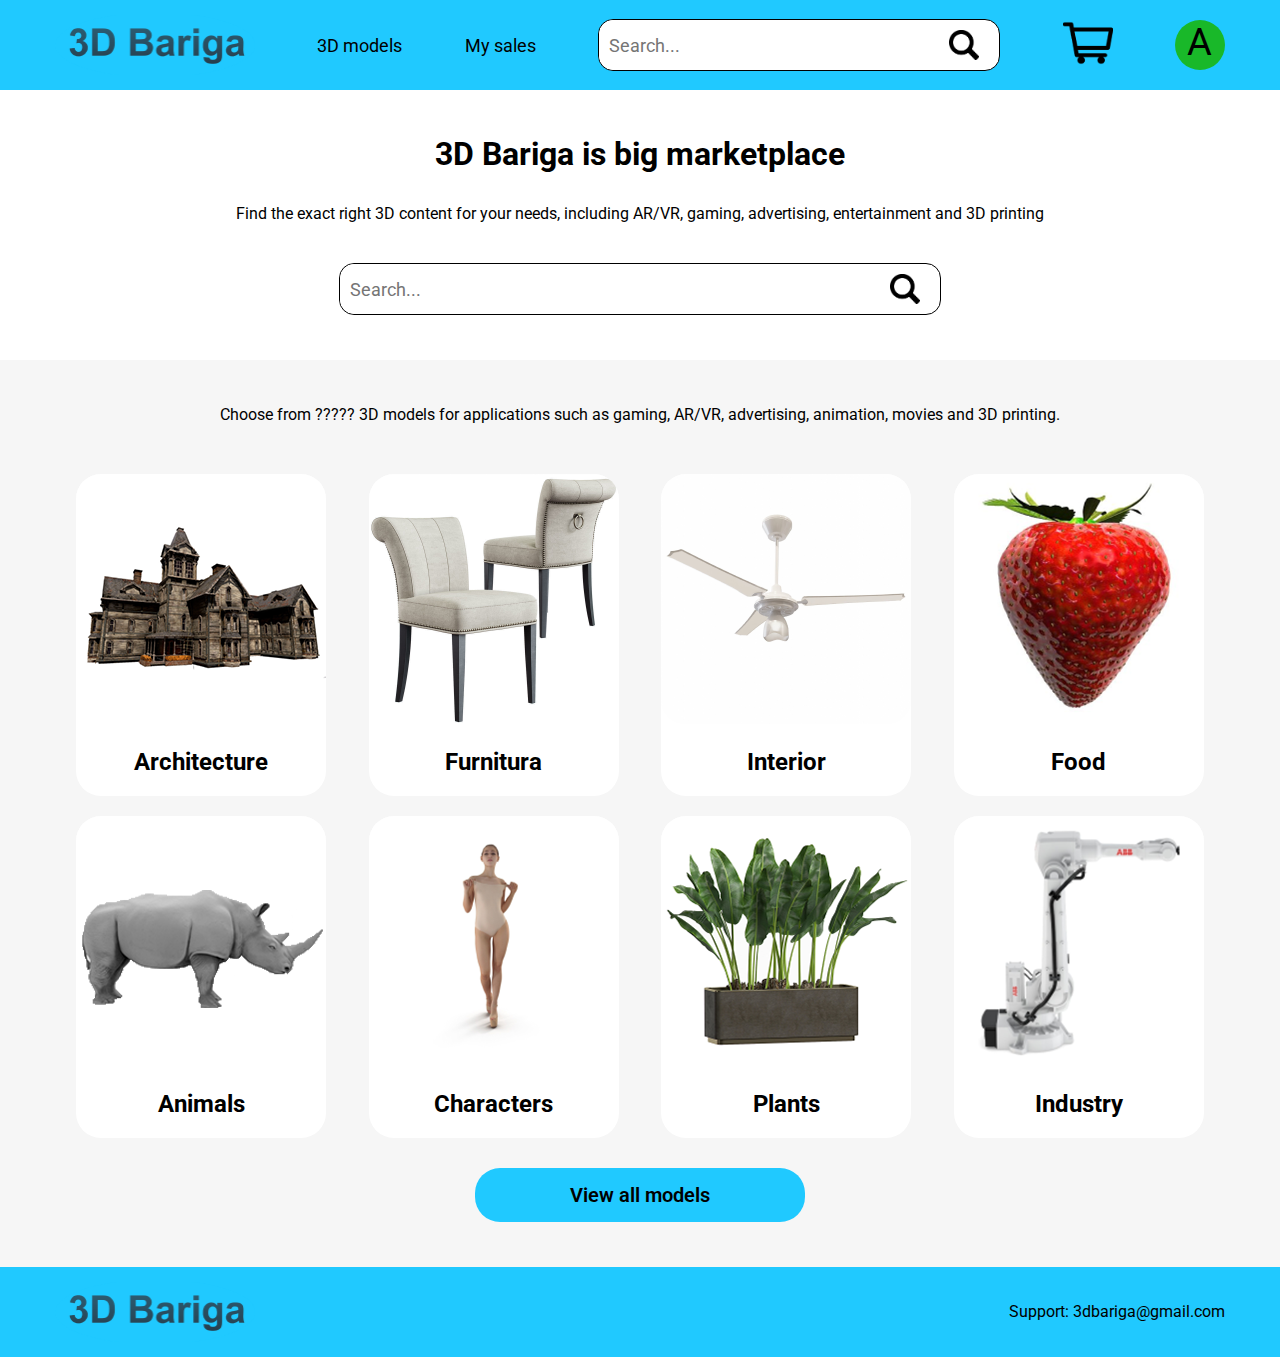
<file: index.html>
<!DOCTYPE html>
<html lang="en">
<head>
    <meta charset="UTF-8">
    <meta http-equiv="X-UA-Compatible" content="IE=edge">
    <meta name="viewport" content="width=device-width, initial-scale=1.0">
    <title>Main Page - 3D bariga</title>
    <meta name="description" content="Find the exact right 3D content for your needs, including AR/VR, gaming, advertising, entertainment and 3D printing."/>
    <meta name="keywords" content="3d, model, marketplace, AR, VR" />
    <meta property="og:title" content="Main Page - 3D bariga"/>
    <meta property="og:description" content="Find the exact right 3D content for your needs, including AR/VR, gaming, advertising, entertainment and 3D printing."/>
    <meta property="og:site_name" content="3D bariga"/>
    <meta property="og:image" content="https://raw.githubusercontent.com/Catzejo/Catzejo.github.io/main/images/logo.png"/>
    <meta property="og:image:width" content="1200"/>
    <meta property="og:image:height" content="630"/>
    <meta property="og:type" content="website"/>
    <meta property="og:url" content="https://catzejo.github.io/"/>

    <link href = "css/index.css" type="text/css" rel="stylesheet"/>

    <meta name="yandex-verification" content="0c274ea098d4fcb8" />

    <!-- Yandex.Metrika counter -->
    <script type="text/javascript" >
        (function(m,e,t,r,i,k,a){m[i]=m[i]||function(){(m[i].a=m[i].a||[]).push(arguments)};
        m[i].l=1*new Date();k=e.createElement(t),a=e.getElementsByTagName(t)[0],k.async=1,k.src=r,a.parentNode.insertBefore(k,a)})
        (window, document, "script", "https://mc.yandex.ru/metrika/tag.js", "ym");
    
        ym(79389145, "init", {
            clickmap:true,
            trackLinks:true,
            accurateTrackBounce:true,
            webvisor:true
        });
    </script>
    <noscript><div><img src="https://mc.yandex.ru/watch/79389145" style="position:absolute; left:-9999px;" alt="" /></div></noscript>
    <!-- /Yandex.Metrika counter -->
</head>
<body>
    <!-- Шапка -->
    <header class="block">
        <div class="wrapper">
            <a class="logoWrapper" href="index.html">
                <img class="logo" src="images/logo.png" title="Логотип" alt="Логотип">
            </a>
            <a class="menuItem" href="models.html">3D models</a>
            <a class="menuItem" href="sales.html">My sales</a>
            <form class="search">
                <input type="text" placeholder="Search...">
                <button type="submit"></button>
            </form>
            <a href="cart.html">
                <img class="cart" src="images/cart.png" title="Корзина" alt="Корзина">
            </a>
            <a class="user" href="signin.html">A</a>
        </div>
    </header>

    <!-- Заголовок и описание -->
    <div class="block" id="info">
        <div class="wrapper">
            <h1>
                3D Bariga is big marketplace
            </h1>
            <p>
                Find the exact right 3D content for your needs, including AR/VR, gaming, advertising, entertainment and 3D printing
            </p>
            <form class="search">
                <input type="text" placeholder="Search...">
                <button type="submit"></button>
            </form>
        </div>
    </div>

    <!-- Основной контент -->
    <div class="block" id="mainContent">
        <div class="wrapper">
            <p>
                Choose from ????? 3D models for applications such as gaming, AR/VR, advertising, animation, movies and 3D printing.
            </p>

            <div class="cardsWrapper">
                <a class="card" href="models.html">
                    <img src="images/house.png" title="Замок" alt="Замок">
                    <h2>Architecture</h2>
                </a>
                <a class="card" href="models.html">
                    <img src="images/chairs.png" title="Стулья" alt="Стулья">
                    <h2>Furnitura</h2>
                </a>
                <a class="card" href="models.html">
                    <img src="images/fan.png" title="Вентилятор" alt="Вентилятор">
                    <h2>Interior</h2>
                </a>
                <a class="card" href="models.html">
                    <img src="images/food.png" title="Клубника" alt="Клубника">
                    <h2>Food</h2>
                </a>
                <a class="card" href="models.html">
                    <img src="images/animals.png" title="Носорог" alt="Носорог">
                    <h2>Animals</h2>
                </a>
                <a class="card" href="models.html">
                    <img src="images/characters.png" title="Персонаж" alt="Женщина">
                    <h2>Characters</h2>
                </a>
                <a class="card" href="models.html">
                    <img src="images/plants.png" title="Растение" alt="Растение">
                    <h2>Plants</h2>
                </a>
                <a class="card" href="models.html">
                    <img src="images/industry.png" title="Механизм" alt="Механизм">
                    <h2>Industry</h2>
                </a>
            </div>

            <a class="viewAll" href="models.html">View all models</a>
        </div>
    </div>

    <!-- Футер -->
    <footer class="block">
        <div class="wrapper">
            <a class="logoWrapper" href="index.html">
                <img class="logo" src="images/logo.png" title="Логотип" alt="Логотип">
            </a>
            <p>
                Support: 3dbariga@gmail.com
            </p>
        </div>
    </footer>
</body>
</html>
</file>
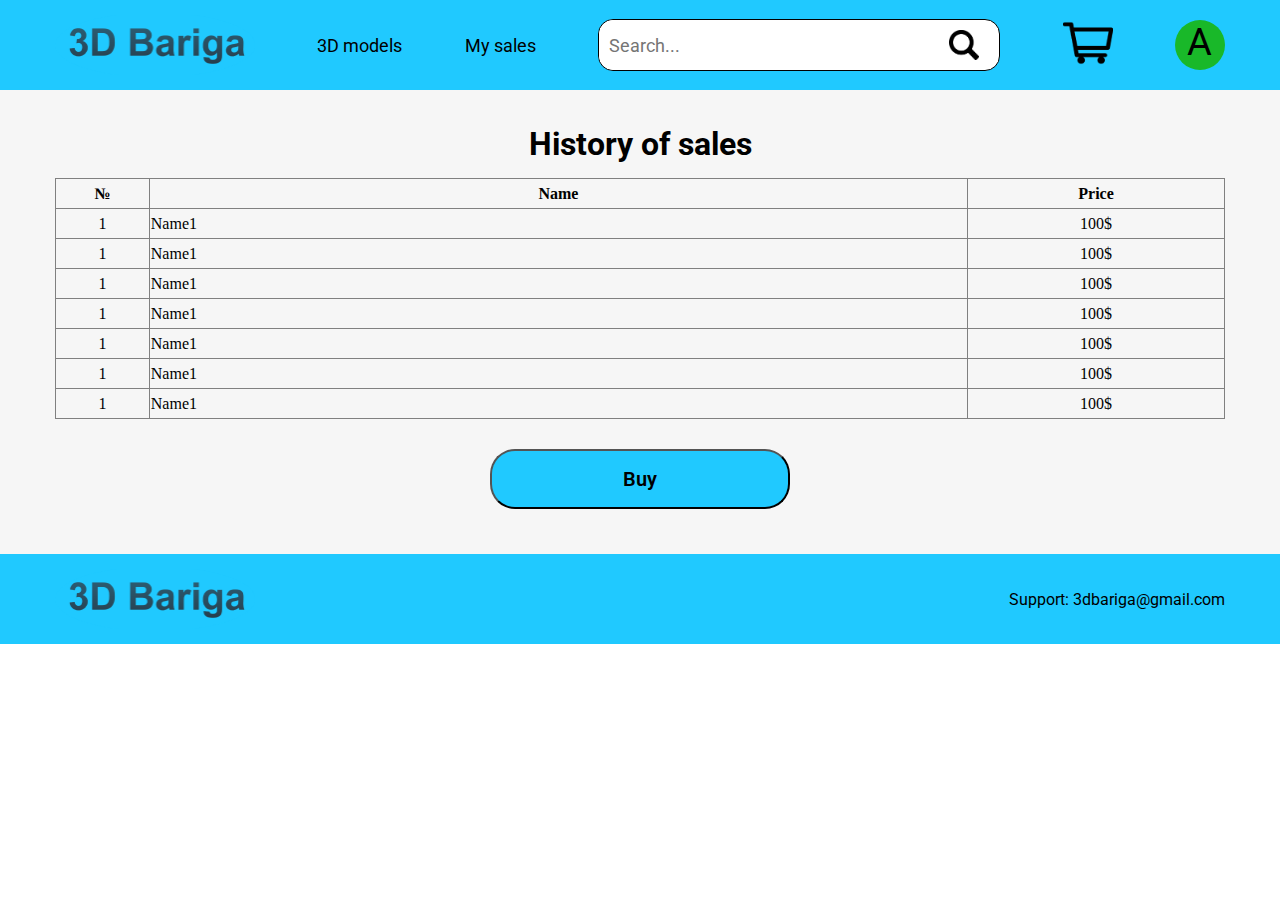
<file: cart.html>
<!DOCTYPE html>
<html lang="en">
<head>
    <meta charset="UTF-8">
    <meta http-equiv="X-UA-Compatible" content="IE=edge">
    <meta name="viewport" content="width=device-width, initial-scale=1.0">
    <title>Cart - 3D bariga</title>
    <meta name="description" content="Your cart"/>
    <meta name="keywords" content="3d, model, marketplace, AR, VR"/>
    <meta property="og:title" content="Cart - 3D bariga"/>
    <meta property="og:description" content="Your cart"/>
    <meta property="og:site_name" content="3D bariga"/>
    <meta property="og:image" content="https://raw.githubusercontent.com/Catzejo/Catzejo.github.io/main/images/logo.png"/>
    <meta property="og:image:width" content="1200"/>
    <meta property="og:image:height" content="630"/>
    <meta property="og:type" content="website"/>
    <meta property="og:url" content="https://catzejo.github.io/cart"/>

    <link href = "css/cart.css" type="text/css" rel="stylesheet"/>

    <meta name="yandex-verification" content="0c274ea098d4fcb8" />

    <!-- Yandex.Metrika counter -->
    <script type="text/javascript" >
        (function(m,e,t,r,i,k,a){m[i]=m[i]||function(){(m[i].a=m[i].a||[]).push(arguments)};
        m[i].l=1*new Date();k=e.createElement(t),a=e.getElementsByTagName(t)[0],k.async=1,k.src=r,a.parentNode.insertBefore(k,a)})
        (window, document, "script", "https://mc.yandex.ru/metrika/tag.js", "ym");
    
        ym(79389145, "init", {
            clickmap:true,
            trackLinks:true,
            accurateTrackBounce:true,
            webvisor:true
        });
    </script>
    <noscript><div><img src="https://mc.yandex.ru/watch/79389145" style="position:absolute; left:-9999px;" alt="" /></div></noscript>
    <!-- /Yandex.Metrika counter -->
</head>
<body>
    <!-- Шапка -->
    <header class="block">
        <div class="wrapper">
            <a class="logoWrapper" href="index.html">
                <img class="logo" src="images/logo.png" title="Логотип" alt="Логотип">
            </a>
            <a class="menuItem" href="models.html">3D models</a>
            <a class="menuItem" href="sales.html">My sales</a>
            <form class="search">
                <input type="text" placeholder="Search...">
                <button type="submit"></button>
            </form>
            <a href="cart.html">
                <img class="cart" src="images/cart.png" title="Корзина" alt="Корзина">
            </a>
            <a class="user" href="signin.html">A</a>
        </div>
    </header>

    <!-- Основной контент -->
    <div class="block" id="mainContent">
        <div class="wrapper">
            <h1>
                History of sales
            </h1>
            <table border="1">
                <tr>
                    <th style="width: 20px;">№</th>
                    <th style="width: 70%;">Name</th>
                    <th style="width: 60px;">Price</th>
                </tr>
                <tr>
                    <td>1</td>
                    <td>Name1</td>
                    <td>100$</td>
                </tr>
                <tr>
                    <td>1</td>
                    <td>Name1</td>
                    <td>100$</td>
                </tr>
                <tr>
                    <td>1</td>
                    <td>Name1</td>
                    <td>100$</td>
                </tr>
                <tr>
                    <td>1</td>
                    <td>Name1</td>
                    <td>100$</td>
                </tr>
                <tr>
                    <td>1</td>
                    <td>Name1</td>
                    <td>100$</td>
                </tr>
                <tr>
                    <td>1</td>
                    <td>Name1</td>
                    <td>100$</td>
                </tr>
                <tr>
                    <td>1</td>
                    <td>Name1</td>
                    <td>100$</td>
                </tr>
            </table>

            <button class="buy" type="button">Buy</button>
        </div>
    </div>

    <!-- Футер -->
    <footer class="block">
        <div class="wrapper">
            <a class="logoWrapper" href="index.html">
                <img class="logo" src="images/logo.png" title="Логотип" alt="Логотип">
            </a>
            <p>
                Support: 3dbariga@gmail.com
            </p>
        </div>
    </footer>
</body>
</html>
</file>
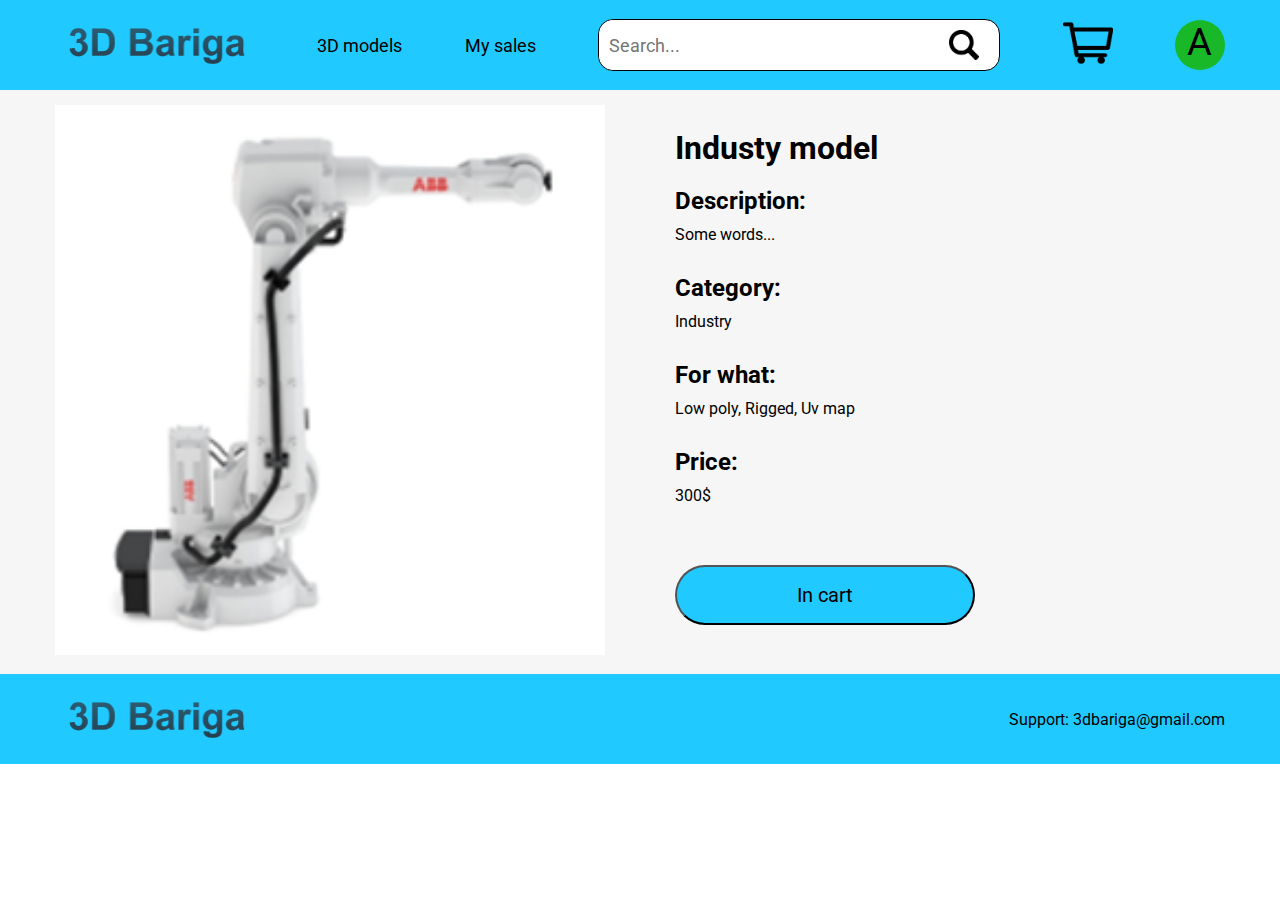
<file: model.html>
<!DOCTYPE html>
<html lang="en">
<head>
    <meta charset="UTF-8">
    <meta http-equiv="X-UA-Compatible" content="IE=edge">
    <meta name="viewport" content="width=device-width, initial-scale=1.0">
    <title>Industy model - 3D bariga</title>
    <meta name="description" content="Details of Industy model"/>
    <meta name="keywords" content="3d, model, marketplace, AR, VR" />
    <meta property="og:title" content="Industy model - 3D bariga"/>
    <meta property="og:description" content="Details of Industy model"/>
    <meta property="og:site_name" content="3D bariga"/>
    <meta property="og:image" content="https://raw.githubusercontent.com/Catzejo/Catzejo.github.io/main/images/logo.png"/>
    <meta property="og:image:width" content="1200"/>
    <meta property="og:image:height" content="630"/>
    <meta property="og:type" content="website"/>
    <meta property="og:url" content="https://catzejo.github.io/model"/>

    <link href = "css/model.css" type="text/css" rel="stylesheet"/>

    <meta name="yandex-verification" content="0c274ea098d4fcb8" />

    <!-- Yandex.Metrika counter -->
    <script type="text/javascript" >
        (function(m,e,t,r,i,k,a){m[i]=m[i]||function(){(m[i].a=m[i].a||[]).push(arguments)};
        m[i].l=1*new Date();k=e.createElement(t),a=e.getElementsByTagName(t)[0],k.async=1,k.src=r,a.parentNode.insertBefore(k,a)})
        (window, document, "script", "https://mc.yandex.ru/metrika/tag.js", "ym");
    
        ym(79389145, "init", {
            clickmap:true,
            trackLinks:true,
            accurateTrackBounce:true,
            webvisor:true
        });
    </script>
    <noscript><div><img src="https://mc.yandex.ru/watch/79389145" style="position:absolute; left:-9999px;" alt="" /></div></noscript>
    <!-- /Yandex.Metrika counter -->
</head>
<body>
    <!-- Шапка -->
    <header class="block">
        <div class="wrapper">
            <a class="logoWrapper" href="index.html">
                <img class="logo" src="images/logo.png" title="Логотип" alt="Логотип">
            </a>
            <a class="menuItem" href="models.html">3D models</a>
            <a class="menuItem" href="sales.html">My sales</a>
            <form class="search">
                <input type="text" placeholder="Search...">
                <button type="submit"></button>
            </form>
            <a href="cart.html">
                <img class="cart" src="images/cart.png" title="Корзина" alt="Корзина">
            </a>
            <a class="user" href="signin.html">A</a>
        </div>
    </header>

    <!-- Основной контент -->
    <div class="block" id="mainContent">
        <div class="wrapper">
            <div class="imgWrapper">
                <img src="images/industry.png" title="Механизм" alt="Механизм">
            </div>
            <div class="info">
                <h1>Industy model</h1>
                <h2>Description:</h2>
                <p>Some words...</p>
                <h2>Category:</h2>
                <p>Industry</p>
                <h2>For what:</h2>
                <p>Low poly, Rigged, Uv map</p>
                <h2>Price:</h2>
                <p>300$</p>
                <button class="inCart" type="button">In cart</button>
            </div>
        </div>
    </div>

    <!-- Футер -->
    <footer class="block">
        <div class="wrapper">
            <a class="logoWrapper" href="index.html">
                <img class="logo" src="images/logo.png" title="Логотип" alt="Логотип">
            </a>
            <p>
                Support: 3dbariga@gmail.com
            </p>
        </div>
    </footer>
</body>
</html>
</file>
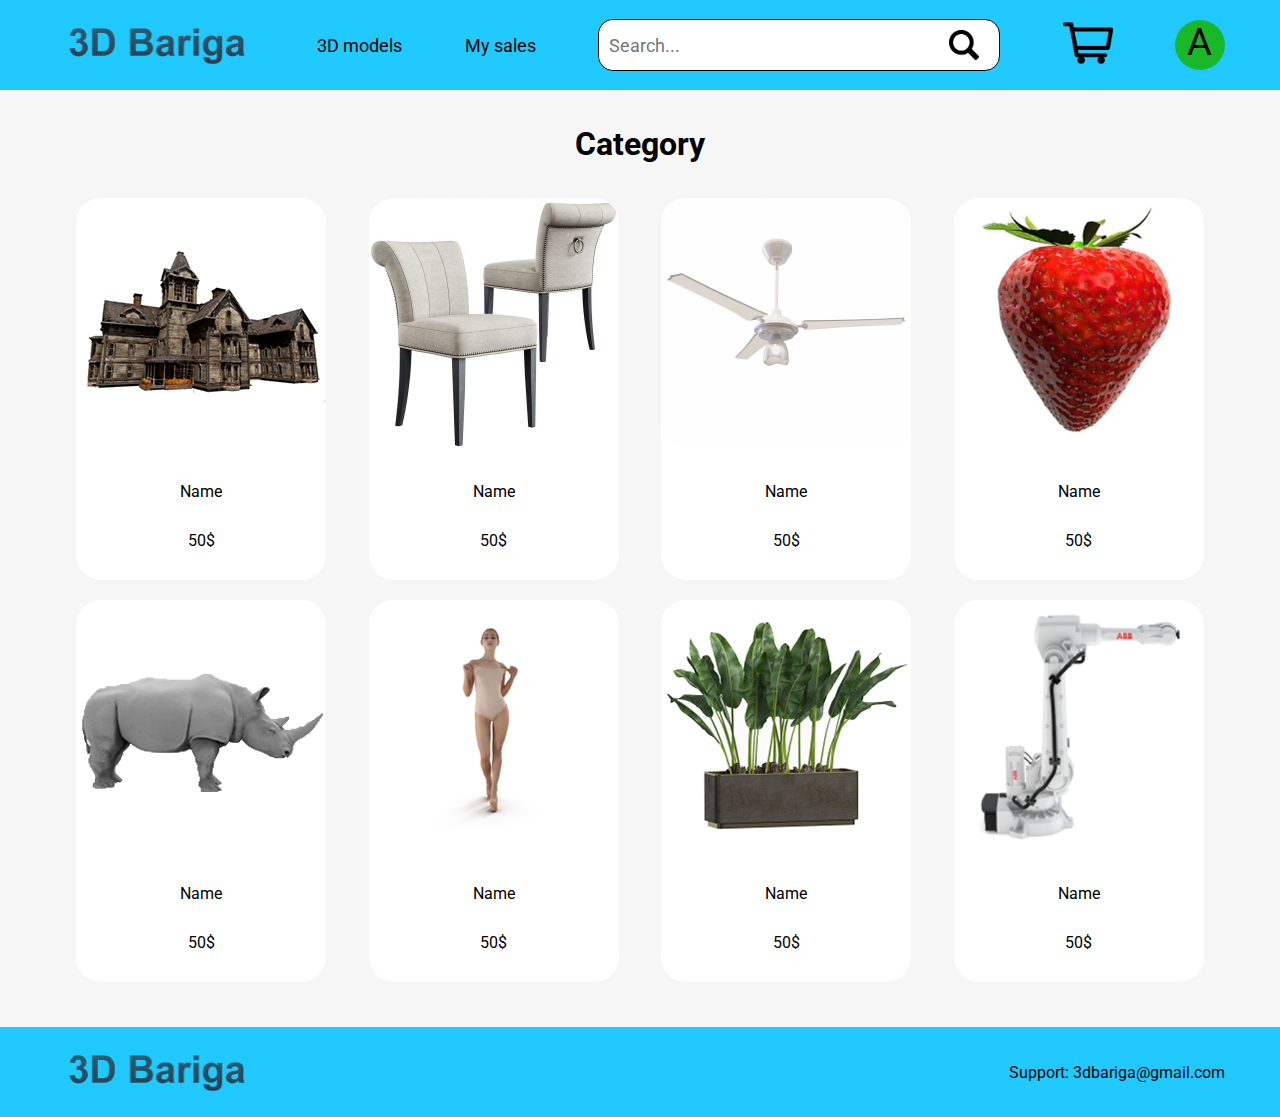
<file: models.html>
<!DOCTYPE html>
<html lang="en">
<head>
    <meta charset="UTF-8">
    <meta http-equiv="X-UA-Compatible" content="IE=edge">
    <meta name="viewport" content="width=device-width, initial-scale=1.0">
    <title>Categoty - 3D bariga</title>
    <meta name="description" content="Find the exact right 3D models of CATEGORY for your needs, including AR/VR, gaming, advertising, entertainment and 3D printing."/>
    <meta name="keywords" content="3d, model, marketplace, AR, VR" />
    <meta property="og:title" content="Category - 3D bariga"/>
    <meta property="og:description" content="Find the exact right 3D models of CATEGORY for your needs, including AR/VR, gaming, advertising, entertainment and 3D printing."/>
    <meta property="og:site_name" content="3D bariga"/>
    <meta property="og:image" content="https://raw.githubusercontent.com/Catzejo/Catzejo.github.io/main/images/logo.png"/>
    <meta property="og:image:width" content="1200"/>
    <meta property="og:image:height" content="630"/>
    <meta property="og:type" content="website"/>
    <meta property="og:url" content="https://catzejo.github.io/models"/>

    <link href = "css/models.css" type="text/css" rel="stylesheet"/>

    <meta name="yandex-verification" content="0c274ea098d4fcb8" />

    <!-- Yandex.Metrika counter -->
    <script type="text/javascript" >
        (function(m,e,t,r,i,k,a){m[i]=m[i]||function(){(m[i].a=m[i].a||[]).push(arguments)};
        m[i].l=1*new Date();k=e.createElement(t),a=e.getElementsByTagName(t)[0],k.async=1,k.src=r,a.parentNode.insertBefore(k,a)})
        (window, document, "script", "https://mc.yandex.ru/metrika/tag.js", "ym");
    
        ym(79389145, "init", {
            clickmap:true,
            trackLinks:true,
            accurateTrackBounce:true,
            webvisor:true
        });
    </script>
    <noscript><div><img src="https://mc.yandex.ru/watch/79389145" style="position:absolute; left:-9999px;" alt="" /></div></noscript>
    <!-- /Yandex.Metrika counter -->
</head>
<body>
    <!-- Шапка -->
    <header class="block">
        <div class="wrapper">
            <a class="logoWrapper" href="index.html">
                <img class="logo" src="images/logo.png" title="Логотип" alt="Логотип">
            </a>
            <a class="menuItem" href="models.html">3D models</a>
            <a class="menuItem" href="sales.html">My sales</a>
            <form class="search">
                <input type="text" placeholder="Search...">
                <button type="submit"></button>
            </form>
            <a href="cart.html">
                <img class="cart" src="images/cart.png" title="Корзина" alt="Корзина">
            </a>
            <a class="user" href="signin.html">A</a>
        </div>
    </header>

    <!-- Основной контент -->
    <div class="block" id="mainContent">
        <div class="wrapper">
            <h1>
                Category
            </h1>

            <div class="cardsWrapper">
                <a class="card" href="model.html">
                    <img src="images/house.png" title="Замок" alt="Замок">
                    <p>Name</p>
                    <p>50$</p>
                </a>
                <a class="card" href="model.html">
                    <img src="images/chairs.png" title="Стулья" alt="Стулья">
                    <p>Name</p>
                    <p>50$</p>
                </a>
                <a class="card" href="model.html">
                    <img src="images/fan.png" title="Вентилятор" alt="Вентилятор">
                    <p>Name</p>
                    <p>50$</p>
                </a>
                <a class="card" href="model.html">
                    <img src="images/food.png" title="Клубника" alt="Клубника">
                    <p>Name</p>
                    <p>50$</p>
                </a>
                <a class="card" href="model.html">
                    <img src="images/animals.png" title="Носорог" alt="Носорог">
                    <p>Name</p>
                    <p>50$</p>
                </a>
                <a class="card" href="model.html">
                    <img src="images/characters.png" title="Персонаж" alt="Женщина">
                    <p>Name</p>
                    <p>50$</p>
                </a>
                <a class="card" href="model.html">
                    <img src="images/plants.png" title="Растение" alt="Растение">
                    <p>Name</p>
                    <p>50$</p>
                </a>
                <a class="card" href="model.html">
                    <img src="images/industry.png" title="Механизм" alt="Механизм">
                    <p>Name</p>
                    <p>50$</p>
                </a>
            </div>
        </div>
    </div>

    <!-- Футер -->
    <footer class="block">
        <div class="wrapper">
            <a class="logoWrapper" href="index.html">
                <img class="logo" src="images/logo.png" title="Логотип" alt="Логотип">
            </a>
            <p>
                Support: 3dbariga@gmail.com
            </p>
        </div>
    </footer>
</body>
</html>
</file>
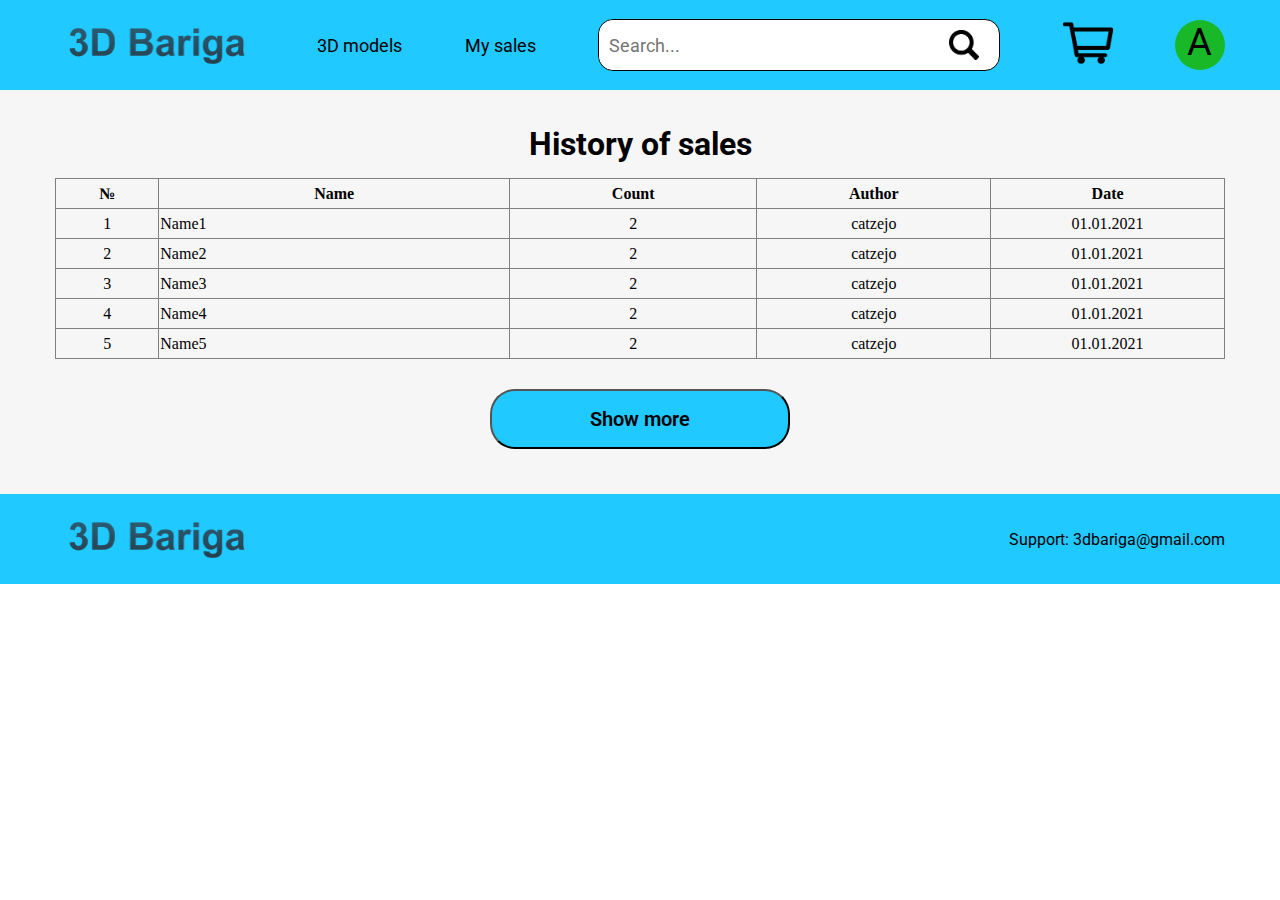
<file: sales.html>
<!DOCTYPE html>
<html lang="en">
<head>
    <meta charset="UTF-8">
    <meta http-equiv="X-UA-Compatible" content="IE=edge">
    <meta name="viewport" content="width=device-width, initial-scale=1.0">
    <title>Sales - 3D bariga</title>
    <meta name="description" content="Your last sales."/>
    <meta name="keywords" content="3d, model, marketplace, AR, VR"/>
    <meta property="og:title" content="Sales - 3D bariga"/>
    <meta property="og:description" content="Your last sales."/>
    <meta property="og:site_name" content="3D bariga"/>
    <meta property="og:image" content="https://raw.githubusercontent.com/Catzejo/Catzejo.github.io/main/images/logo.png"/>
    <meta property="og:image:width" content="1200"/>
    <meta property="og:image:height" content="630"/>
    <meta property="og:type" content="website"/>
    <meta property="og:url" content="https://catzejo.github.io/sales"/>

    <link href = "css/sales.css" type="text/css" rel="stylesheet"/>

    <meta name="yandex-verification" content="0c274ea098d4fcb8" />

    <!-- Yandex.Metrika counter -->
    <script type="text/javascript" >
        (function(m,e,t,r,i,k,a){m[i]=m[i]||function(){(m[i].a=m[i].a||[]).push(arguments)};
        m[i].l=1*new Date();k=e.createElement(t),a=e.getElementsByTagName(t)[0],k.async=1,k.src=r,a.parentNode.insertBefore(k,a)})
        (window, document, "script", "https://mc.yandex.ru/metrika/tag.js", "ym");
    
        ym(79389145, "init", {
            clickmap:true,
            trackLinks:true,
            accurateTrackBounce:true,
            webvisor:true
        });
    </script>
    <noscript><div><img src="https://mc.yandex.ru/watch/79389145" style="position:absolute; left:-9999px;" alt="" /></div></noscript>
    <!-- /Yandex.Metrika counter -->
</head>
<body>
    <!-- Шапка -->
    <header class="block">
        <div class="wrapper">
            <a class="logoWrapper" href="index.html">
                <img class="logo" src="images/logo.png" title="Логотип" alt="Логотип">
            </a>
            <a class="menuItem" href="models.html">3D models</a>
            <a class="menuItem" href="sales.html">My sales</a>
            <form class="search">
                <input type="text" placeholder="Search...">
                <button type="submit"></button>
            </form>
            <a href="cart.html">
                <img class="cart" src="images/cart.png" title="Корзина" alt="Корзина">
            </a>
            <a class="user" href="signin.html">A</a>
        </div>
    </header>

    <!-- Основной контент -->
    <div class="block" id="mainContent">
        <div class="wrapper">
            <h1>
                History of sales
            </h1>
            <table border="1">
                <tr>
                    <th style="width: 10px;">№</th>
                    <th style="width: 30%;">Name</th>
                    <th style="width: 20px;">Count</th>
                    <th style="width: 20%;">Author</th>
                    <th style="width: 20%;">Date</th>
                </tr>
                <tr>
                    <td>1</td>
                    <td>Name1</td>
                    <td>2</td>
                    <td>catzejo</td>
                    <td>01.01.2021</td>
                </tr>
                <tr>
                    <td>2</td>
                    <td>Name2</td>
                    <td>2</td>
                    <td>catzejo</td>
                    <td>01.01.2021</td>
                </tr>
                <tr>
                    <td>3</td>
                    <td>Name3</td>
                    <td>2</td>
                    <td>catzejo</td>
                    <td>01.01.2021</td>
                </tr>
                <tr>
                    <td>4</td>
                    <td>Name4</td>
                    <td>2</td>
                    <td>catzejo</td>
                    <td>01.01.2021</td>
                </tr>
                <tr>
                    <td>5</td>
                    <td>Name5</td>
                    <td>2</td>
                    <td>catzejo</td>
                    <td>01.01.2021</td>
                </tr>
            </table>

            <button class="more" type="button">Show more</button>
        </div>
    </div>

    <!-- Футер -->
    <footer class="block">
        <div class="wrapper">
            <a class="logoWrapper" href="index.html">
                <img class="logo" src="images/logo.png" title="Логотип" alt="Логотип">
            </a>
            <p>
                Support: 3dbariga@gmail.com
            </p>
        </div>
    </footer>
</body>
</html>
</file>
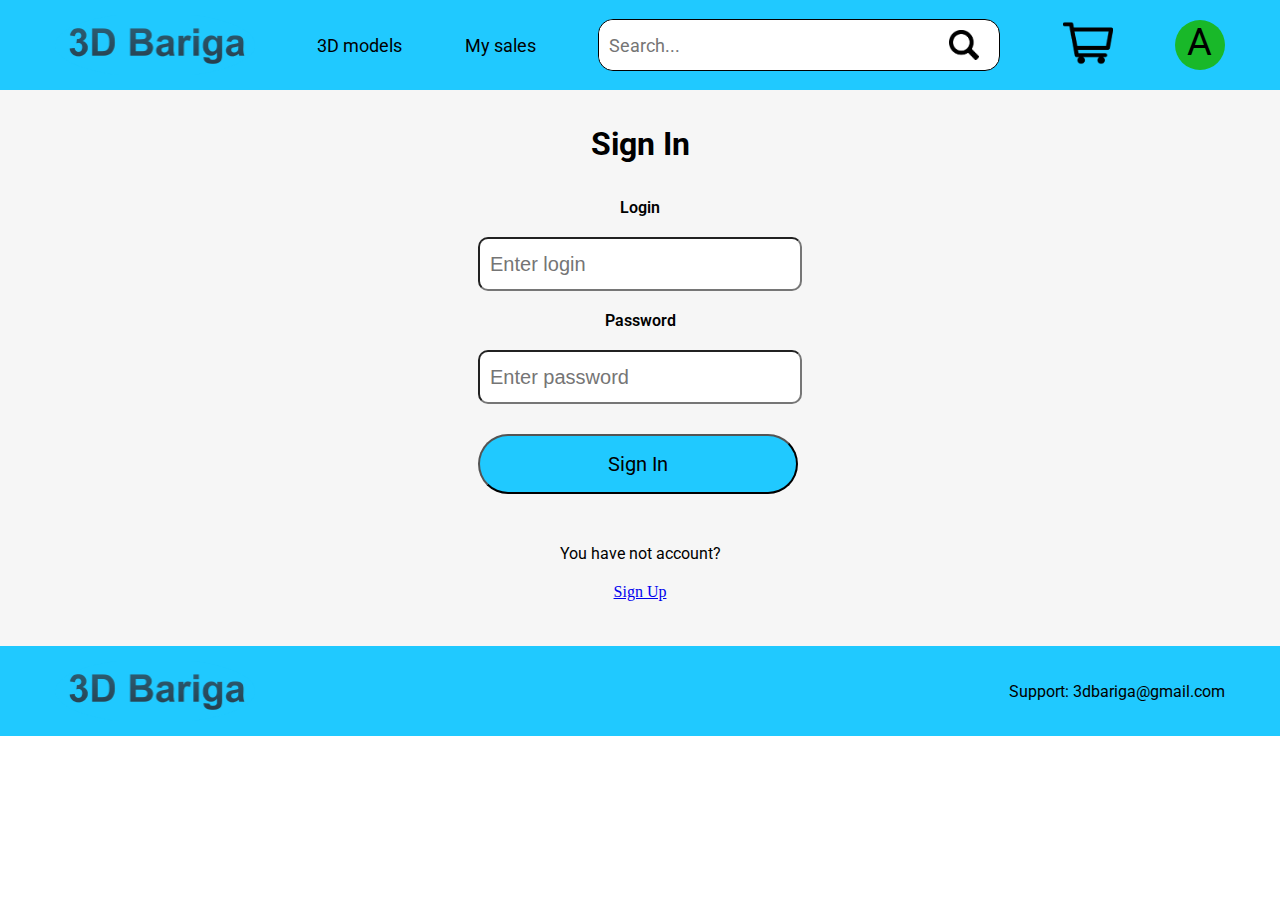
<file: signin.html>
<!DOCTYPE html>
<html lang="en">
<head>
    <meta charset="UTF-8">
    <meta http-equiv="X-UA-Compatible" content="IE=edge">
    <meta name="viewport" content="width=device-width, initial-scale=1.0">
    <title>Sign In - 3D bariga</title>
    <meta name="description" content="Enter this form for sign in."/>
    <meta name="keywords" content="3d, model, marketplace, AR, VR" />
    <meta property="og:title" content="Sign In - 3D bariga"/>
    <meta property="og:description" content="Enter this form for sign in."/>
    <meta property="og:site_name" content="3D bariga"/>
    <meta property="og:image" content="https://raw.githubusercontent.com/Catzejo/Catzejo.github.io/main/images/logo.png"/>
    <meta property="og:image:width" content="1200"/>
    <meta property="og:image:height" content="630"/>
    <meta property="og:type" content="website"/>
    <meta property="og:url" content="https://catzejo.github.io/signin"/>

    <link href = "css/signin.css" type="text/css" rel="stylesheet"/>

    <meta name="yandex-verification" content="0c274ea098d4fcb8" />

    <!-- Yandex.Metrika counter -->
    <script type="text/javascript" >
        (function(m,e,t,r,i,k,a){m[i]=m[i]||function(){(m[i].a=m[i].a||[]).push(arguments)};
        m[i].l=1*new Date();k=e.createElement(t),a=e.getElementsByTagName(t)[0],k.async=1,k.src=r,a.parentNode.insertBefore(k,a)})
        (window, document, "script", "https://mc.yandex.ru/metrika/tag.js", "ym");
    
        ym(79389145, "init", {
            clickmap:true,
            trackLinks:true,
            accurateTrackBounce:true,
            webvisor:true
        });
    </script>
    <noscript><div><img src="https://mc.yandex.ru/watch/79389145" style="position:absolute; left:-9999px;" alt="" /></div></noscript>
    <!-- /Yandex.Metrika counter -->
</head>
<body>
    <!-- Шапка -->
    <header class="block">
        <div class="wrapper">
            <a class="logoWrapper" href="index.html">
                <img class="logo" src="images/logo.png" title="Логотип" alt="Логотип">
            </a>
            <a class="menuItem" href="models.html">3D models</a>
            <a class="menuItem" href="sales.html">My sales</a>
            <form class="search">
                <input type="text" placeholder="Search...">
                <button type="submit"></button>
            </form>
            <a href="cart.html">
                <img class="cart" src="images/cart.png" title="Корзина" alt="Корзина">
            </a>
            <a class="user" href="signin.html">A</a>
        </div>
    </header>

    <!-- Основной контент -->
    <div class="block" id="mainContent">
        <div class="wrapper">
            <h1>
                Sign In
            </h1>

            <form class="signIn" action="submit">
                <p>Login</p>
                <input type="text" placeholder="Enter login">
                <p>Password</p>
                <input type="password" placeholder="Enter password">
                <button type="submit">Sign In</button>
            </form>

            <p>You have not account?</p>
            <a href="signup.html">Sign Up</a>
        </div>
    </div>

    <!-- Футер -->
    <footer class="block">
        <div class="wrapper">
            <a class="logoWrapper" href="index.html">
                <img class="logo" src="images/logo.png" title="Логотип" alt="Логотип">
            </a>
            <p>
                Support: 3dbariga@gmail.com
            </p>
        </div>
    </footer>
</body>
</html>
</file>
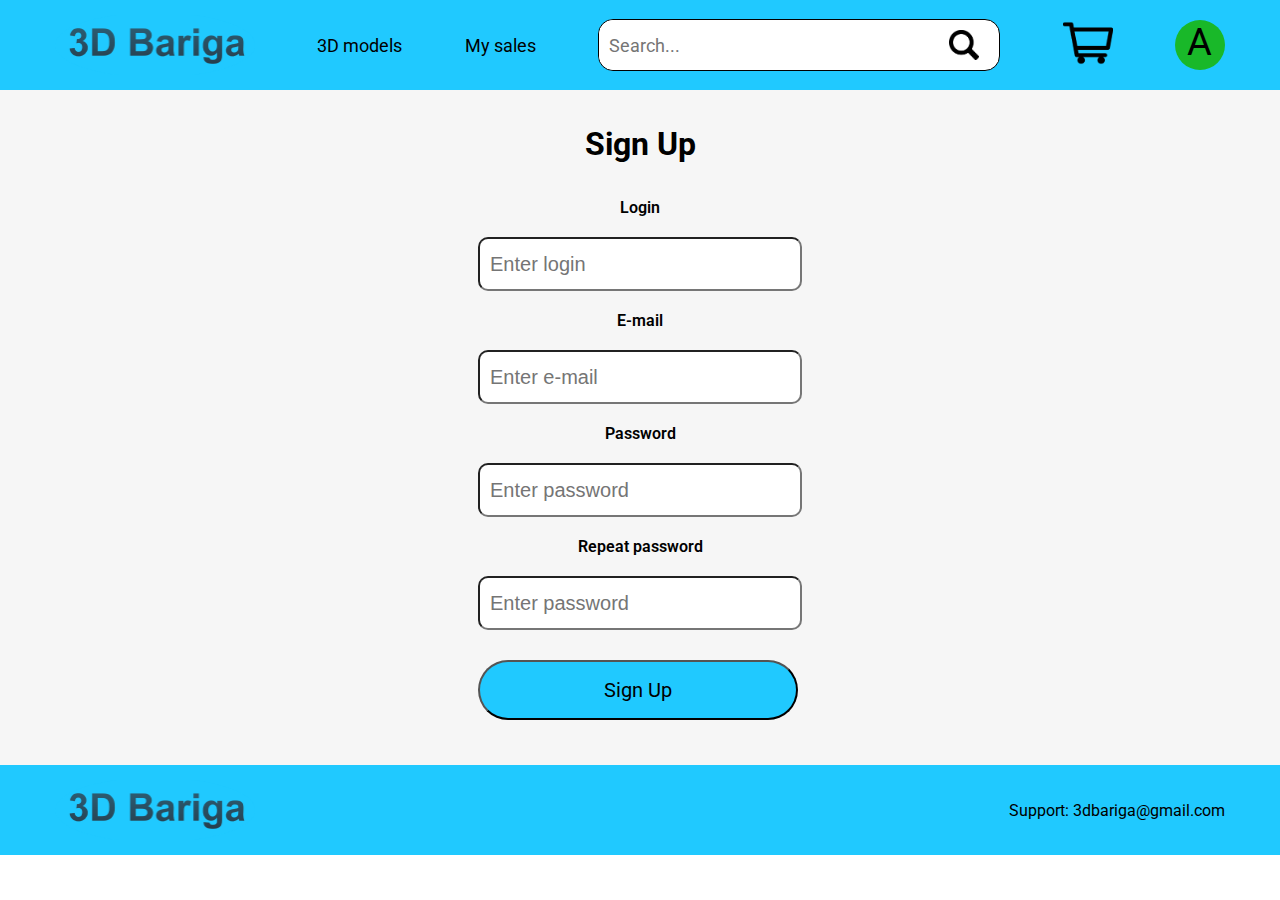
<file: signup.html>
<!DOCTYPE html>
<html lang="en">
<head>
    <meta charset="UTF-8">
    <meta http-equiv="X-UA-Compatible" content="IE=edge">
    <meta name="viewport" content="width=device-width, initial-scale=1.0">
    <title>Sign Up - 3D bariga</title>
    <meta name="description" content="Enter this form for sign up."/>
    <meta name="keywords" content="3d, model, marketplace, AR, VR" />
    <meta property="og:title" content="Sign Up - 3D bariga"/>
    <meta property="og:description" content="Enter this form for sign up."/>
    <meta property="og:site_name" content="3D bariga"/>
    <meta property="og:image" content="https://raw.githubusercontent.com/Catzejo/Catzejo.github.io/main/images/logo.png"/>
    <meta property="og:image:width" content="1200"/>
    <meta property="og:image:height" content="630"/>
    <meta property="og:type" content="website"/>
    <meta property="og:url" content="https://catzejo.github.io/signup"/>

    <link href = "css/signup.css" type="text/css" rel="stylesheet"/>

    <meta name="yandex-verification" content="0c274ea098d4fcb8" />

    <!-- Yandex.Metrika counter -->
    <script type="text/javascript" >
        (function(m,e,t,r,i,k,a){m[i]=m[i]||function(){(m[i].a=m[i].a||[]).push(arguments)};
        m[i].l=1*new Date();k=e.createElement(t),a=e.getElementsByTagName(t)[0],k.async=1,k.src=r,a.parentNode.insertBefore(k,a)})
        (window, document, "script", "https://mc.yandex.ru/metrika/tag.js", "ym");
    
        ym(79389145, "init", {
            clickmap:true,
            trackLinks:true,
            accurateTrackBounce:true,
            webvisor:true
        });
    </script>
    <noscript><div><img src="https://mc.yandex.ru/watch/79389145" style="position:absolute; left:-9999px;" alt="" /></div></noscript>
    <!-- /Yandex.Metrika counter -->
</head>
<body>
    <!-- Шапка -->
    <header class="block">
        <div class="wrapper">
            <a class="logoWrapper" href="index.html">
                <img class="logo" src="images/logo.png" title="Логотип" alt="Логотип">
            </a>
            <a class="menuItem" href="models.html">3D models</a>
            <a class="menuItem" href="sales.html">My sales</a>
            <form class="search">
                <input type="text" placeholder="Search...">
                <button type="submit"></button>
            </form>
            <a href="cart.html">
                <img class="cart" src="images/cart.png" title="Корзина" alt="Корзина">
            </a>
            <a class="user" href="signin.html">A</a>
        </div>
    </header>

    <!-- Основной контент -->
    <div class="block" id="mainContent">
        <div class="wrapper">
            <h1>
                Sign Up
            </h1>

            <form class="signIn" action="submit">
                <p>Login</p>
                <input type="text" placeholder="Enter login" required>
                <p>E-mail</p>
                <input type="email" placeholder="Enter e-mail" required>
                <p>Password</p>
                <input type="password" placeholder="Enter password" required>
                <p>Repeat password</p>
                <input type="password" placeholder="Enter password" required>
                <button type="submit">Sign Up</button>
            </form>
        </div>
    </div>

    <!-- Футер -->
    <footer class="block">
        <div class="wrapper">
            <a class="logoWrapper" href="index.html">
                <img class="logo" src="images/logo.png" title="Логотип" alt="Логотип">
            </a>
            <p>
                Support: 3dbariga@gmail.com
            </p>
        </div>
    </footer>
</body>
</html>
</file>
<file: css/index.css>
@import url("https://fonts.googleapis.com/css2?family=Roboto:ital,wght@0,100;0,300;0,400;0,500;0,700;0,900;1,100;1,300;1,400;1,500;1,700;1,900&display=swap");
body {
  margin: 0;
}

.block {
  width: 100%;
  height: auto;
}

h1 {
  font-family: "Roboto", sans-serif;
  text-align: center;
  margin: 0 0 15px 0;
}

h2 {
  font-family: "Roboto", sans-serif;
  text-align: center;
}

p {
  font-family: "Roboto", sans-serif;
  text-align: center;
}

.wrapper {
  width: 1170px;
  height: auto;
  padding: 15px;
  margin: 0 auto;
  display: -webkit-box;
  display: -ms-flexbox;
  display: flex;
  -webkit-box-orient: horizontal;
  -webkit-box-direction: normal;
      -ms-flex-direction: row;
          flex-direction: row;
  -ms-flex-wrap: nowrap;
      flex-wrap: nowrap;
  -webkit-box-pack: justify;
      -ms-flex-pack: justify;
          justify-content: space-between;
  -webkit-box-align: center;
      -ms-flex-align: center;
          align-items: center;
}

header {
  background-color: #20C9FF;
}

header a {
  height: auto;
}

.logoWrapper {
  height: 60px;
}

.logo {
  width: 200px;
  height: 60px;
}

.menuItem {
  font-family: "Roboto", sans-serif;
  font-size: 18px;
  color: #000000;
  text-decoration: none;
}

.search {
  width: 400px;
  height: 50px;
  background-color: #ffffff;
  border: #000000 solid 1px;
  border-radius: 15px;
  display: -webkit-box;
  display: -ms-flexbox;
  display: flex;
  -webkit-box-orient: horizontal;
  -webkit-box-direction: normal;
      -ms-flex-direction: row;
          flex-direction: row;
  -ms-flex-wrap: nowrap;
      flex-wrap: nowrap;
  -webkit-box-align: center;
      -ms-flex-align: center;
          align-items: center;
}

.search input {
  width: 330px;
  height: 30px;
  border: none;
  padding: 10px;
  border-radius: 15px;
  outline: none;
  font-size: 18px;
  font-family: "Roboto", sans-serif;
}

.search input::-webkit-input-placeholder {
  font-size: 18px;
  font-family: "Roboto", sans-serif;
}

.search input:-ms-input-placeholder {
  font-size: 18px;
  font-family: "Roboto", sans-serif;
}

.search input::-ms-input-placeholder {
  font-size: 18px;
  font-family: "Roboto", sans-serif;
}

.search input::placeholder {
  font-size: 18px;
  font-family: "Roboto", sans-serif;
}

.search button {
  width: 30px;
  height: 30px;
  border: none;
  background-color: #ffffff;
  background-image: url(../images/search.png);
  background-size: contain;
  cursor: pointer;
}

.cart {
  width: 50px;
  height: 50px;
}

.user {
  width: 50px;
  height: 50px;
  background-color: #19B829;
  border-radius: 25px;
  color: #000000;
  font-family: "Roboto", sans-serif;
  font-size: 38px;
  text-align: center;
  text-decoration: none;
}

#info {
  margin: 30px 0;
}

#info .wrapper {
  -webkit-box-orient: vertical;
  -webkit-box-direction: normal;
      -ms-flex-direction: column;
          flex-direction: column;
}

#mainContent {
  background-color: rgba(196, 196, 196, 0.15);
}

footer {
  background-color: #20C9FF;
}

@media screen and (max-width: 1200px) {
  .wrapper {
    width: 930px;
  }
  .search {
    width: 300px;
  }
  .search input {
    width: 230px;
  }
}

@media screen and (max-width: 960px) {
  .wrapper {
    width: 610px;
  }
  header .search {
    display: none;
  }
}

@media screen and (max-width: 640px) {
  .wrapper {
    width: 450px;
  }
  .logoWrapper {
    height: 30px;
  }
  .logo {
    width: 100px;
    height: 30px;
  }
  .cart {
    width: 25px;
    height: 25px;
  }
  .user {
    width: 25px;
    height: 25px;
    font-size: 20px;
  }
}

@media screen and (max-width: 480px) {
  header .wrapper {
    -ms-flex-wrap: wrap;
        flex-wrap: wrap;
  }
  header .wrapper .menuItem {
    margin: 15px 0 0 5px;
    -webkit-box-ordinal-group: 5;
        -ms-flex-order: 4;
            order: 4;
  }
  .cart {
    margin-left: 60px;
  }
  .wrapper {
    width: 290px;
  }
  footer p {
    font-size: 12px;
  }
}

#info p {
  margin-bottom: 40px;
}

#info .search {
  width: 600px;
}

#info .search input {
  width: 530px;
}

#mainContent .wrapper {
  -webkit-box-orient: vertical;
  -webkit-box-direction: normal;
      -ms-flex-direction: column;
          flex-direction: column;
}

#mainContent .wrapper p {
  margin: 30px 0;
}

.viewAll {
  margin: 30px 0;
  width: 300px;
  height: auto;
  background-color: #20C9FF;
  border-radius: 25px;
  text-decoration: none;
  font-family: "Roboto", sans-serif;
  font-size: 20px;
  font-weight: 600;
  text-align: center;
  color: #000000;
  padding: 15px;
}

.cardsWrapper {
  width: 100%;
  display: -webkit-box;
  display: -ms-flexbox;
  display: flex;
  -webkit-box-orient: horizontal;
  -webkit-box-direction: normal;
      -ms-flex-direction: row;
          flex-direction: row;
  -ms-flex-wrap: wrap;
      flex-wrap: wrap;
  -ms-flex-pack: distribute;
      justify-content: space-around;
}

.card {
  background-color: #ffffff;
  border-radius: 25px;
  margin-top: 20px;
  color: #000000;
  text-decoration: none;
}

.card img {
  width: 250px;
  height: 250px;
  border-radius: 25px;
}

@media screen and (max-width: 640px) {
  #info .search {
    width: 400px;
  }
  #info .search input {
    width: 330px;
  }
}

@media screen and (max-width: 480px) {
  #info .search {
    width: 290px;
  }
  #info .search input {
    width: 220px;
  }
  .viewAll {
    width: 250px;
  }
}
/*# sourceMappingURL=index.css.map */
</file>
<file: css/cart.css>
@import url("https://fonts.googleapis.com/css2?family=Roboto:ital,wght@0,100;0,300;0,400;0,500;0,700;0,900;1,100;1,300;1,400;1,500;1,700;1,900&display=swap");
body {
  margin: 0;
}

.block {
  width: 100%;
  height: auto;
}

h1 {
  font-family: "Roboto", sans-serif;
  text-align: center;
  margin: 0 0 15px 0;
}

h2 {
  font-family: "Roboto", sans-serif;
  text-align: center;
}

p {
  font-family: "Roboto", sans-serif;
  text-align: center;
}

.wrapper {
  width: 1170px;
  height: auto;
  padding: 15px;
  margin: 0 auto;
  display: -webkit-box;
  display: -ms-flexbox;
  display: flex;
  -webkit-box-orient: horizontal;
  -webkit-box-direction: normal;
      -ms-flex-direction: row;
          flex-direction: row;
  -ms-flex-wrap: nowrap;
      flex-wrap: nowrap;
  -webkit-box-pack: justify;
      -ms-flex-pack: justify;
          justify-content: space-between;
  -webkit-box-align: center;
      -ms-flex-align: center;
          align-items: center;
}

header {
  background-color: #20C9FF;
}

header a {
  height: auto;
}

.logoWrapper {
  height: 60px;
}

.logo {
  width: 200px;
  height: 60px;
}

.menuItem {
  font-family: "Roboto", sans-serif;
  font-size: 18px;
  color: #000000;
  text-decoration: none;
}

.search {
  width: 400px;
  height: 50px;
  background-color: #ffffff;
  border: #000000 solid 1px;
  border-radius: 15px;
  display: -webkit-box;
  display: -ms-flexbox;
  display: flex;
  -webkit-box-orient: horizontal;
  -webkit-box-direction: normal;
      -ms-flex-direction: row;
          flex-direction: row;
  -ms-flex-wrap: nowrap;
      flex-wrap: nowrap;
  -webkit-box-align: center;
      -ms-flex-align: center;
          align-items: center;
}

.search input {
  width: 330px;
  height: 30px;
  border: none;
  padding: 10px;
  border-radius: 15px;
  outline: none;
  font-size: 18px;
  font-family: "Roboto", sans-serif;
}

.search input::-webkit-input-placeholder {
  font-size: 18px;
  font-family: "Roboto", sans-serif;
}

.search input:-ms-input-placeholder {
  font-size: 18px;
  font-family: "Roboto", sans-serif;
}

.search input::-ms-input-placeholder {
  font-size: 18px;
  font-family: "Roboto", sans-serif;
}

.search input::placeholder {
  font-size: 18px;
  font-family: "Roboto", sans-serif;
}

.search button {
  width: 30px;
  height: 30px;
  border: none;
  background-color: #ffffff;
  background-image: url(../images/search.png);
  background-size: contain;
  cursor: pointer;
}

.cart {
  width: 50px;
  height: 50px;
}

.user {
  width: 50px;
  height: 50px;
  background-color: #19B829;
  border-radius: 25px;
  color: #000000;
  font-family: "Roboto", sans-serif;
  font-size: 38px;
  text-align: center;
  text-decoration: none;
}

#info {
  margin: 30px 0;
}

#info .wrapper {
  -webkit-box-orient: vertical;
  -webkit-box-direction: normal;
      -ms-flex-direction: column;
          flex-direction: column;
}

#mainContent {
  background-color: rgba(196, 196, 196, 0.15);
}

footer {
  background-color: #20C9FF;
}

@media screen and (max-width: 1200px) {
  .wrapper {
    width: 930px;
  }
  .search {
    width: 300px;
  }
  .search input {
    width: 230px;
  }
}

@media screen and (max-width: 960px) {
  .wrapper {
    width: 610px;
  }
  header .search {
    display: none;
  }
}

@media screen and (max-width: 640px) {
  .wrapper {
    width: 450px;
  }
  .logoWrapper {
    height: 30px;
  }
  .logo {
    width: 100px;
    height: 30px;
  }
  .cart {
    width: 25px;
    height: 25px;
  }
  .user {
    width: 25px;
    height: 25px;
    font-size: 20px;
  }
}

@media screen and (max-width: 480px) {
  header .wrapper {
    -ms-flex-wrap: wrap;
        flex-wrap: wrap;
  }
  header .wrapper .menuItem {
    margin: 15px 0 0 5px;
    -webkit-box-ordinal-group: 5;
        -ms-flex-order: 4;
            order: 4;
  }
  .cart {
    margin-left: 60px;
  }
  .wrapper {
    width: 290px;
  }
  footer p {
    font-size: 12px;
  }
}

h1 {
  margin-top: 20px;
}

#mainContent .wrapper {
  -webkit-box-orient: vertical;
  -webkit-box-direction: normal;
      -ms-flex-direction: column;
          flex-direction: column;
}

table {
  width: 100%;
  border-collapse: collapse;
}

table tr {
  height: 30px;
}

table td:nth-child(1), table td:nth-child(3) {
  text-align: center;
}

.buy {
  width: 300px;
  height: 60px;
  background-color: #20C9FF;
  border-radius: 25px;
  font-family: "Roboto", sans-serif;
  font-size: 20px;
  font-weight: 600;
  margin: 30px 0;
  cursor: pointer;
}
/*# sourceMappingURL=cart.css.map */
</file>
<file: css/model.css>
@import url("https://fonts.googleapis.com/css2?family=Roboto:ital,wght@0,100;0,300;0,400;0,500;0,700;0,900;1,100;1,300;1,400;1,500;1,700;1,900&display=swap");
body {
  margin: 0;
}

.block {
  width: 100%;
  height: auto;
}

h1 {
  font-family: "Roboto", sans-serif;
  text-align: center;
  margin: 0 0 15px 0;
}

h2 {
  font-family: "Roboto", sans-serif;
  text-align: center;
}

p {
  font-family: "Roboto", sans-serif;
  text-align: center;
}

.wrapper {
  width: 1170px;
  height: auto;
  padding: 15px;
  margin: 0 auto;
  display: -webkit-box;
  display: -ms-flexbox;
  display: flex;
  -webkit-box-orient: horizontal;
  -webkit-box-direction: normal;
      -ms-flex-direction: row;
          flex-direction: row;
  -ms-flex-wrap: nowrap;
      flex-wrap: nowrap;
  -webkit-box-pack: justify;
      -ms-flex-pack: justify;
          justify-content: space-between;
  -webkit-box-align: center;
      -ms-flex-align: center;
          align-items: center;
}

header {
  background-color: #20C9FF;
}

header a {
  height: auto;
}

.logoWrapper {
  height: 60px;
}

.logo {
  width: 200px;
  height: 60px;
}

.menuItem {
  font-family: "Roboto", sans-serif;
  font-size: 18px;
  color: #000000;
  text-decoration: none;
}

.search {
  width: 400px;
  height: 50px;
  background-color: #ffffff;
  border: #000000 solid 1px;
  border-radius: 15px;
  display: -webkit-box;
  display: -ms-flexbox;
  display: flex;
  -webkit-box-orient: horizontal;
  -webkit-box-direction: normal;
      -ms-flex-direction: row;
          flex-direction: row;
  -ms-flex-wrap: nowrap;
      flex-wrap: nowrap;
  -webkit-box-align: center;
      -ms-flex-align: center;
          align-items: center;
}

.search input {
  width: 330px;
  height: 30px;
  border: none;
  padding: 10px;
  border-radius: 15px;
  outline: none;
  font-size: 18px;
  font-family: "Roboto", sans-serif;
}

.search input::-webkit-input-placeholder {
  font-size: 18px;
  font-family: "Roboto", sans-serif;
}

.search input:-ms-input-placeholder {
  font-size: 18px;
  font-family: "Roboto", sans-serif;
}

.search input::-ms-input-placeholder {
  font-size: 18px;
  font-family: "Roboto", sans-serif;
}

.search input::placeholder {
  font-size: 18px;
  font-family: "Roboto", sans-serif;
}

.search button {
  width: 30px;
  height: 30px;
  border: none;
  background-color: #ffffff;
  background-image: url(../images/search.png);
  background-size: contain;
  cursor: pointer;
}

.cart {
  width: 50px;
  height: 50px;
}

.user {
  width: 50px;
  height: 50px;
  background-color: #19B829;
  border-radius: 25px;
  color: #000000;
  font-family: "Roboto", sans-serif;
  font-size: 38px;
  text-align: center;
  text-decoration: none;
}

#info {
  margin: 30px 0;
}

#info .wrapper {
  -webkit-box-orient: vertical;
  -webkit-box-direction: normal;
      -ms-flex-direction: column;
          flex-direction: column;
}

#mainContent {
  background-color: rgba(196, 196, 196, 0.15);
}

footer {
  background-color: #20C9FF;
}

@media screen and (max-width: 1200px) {
  .wrapper {
    width: 930px;
  }
  .search {
    width: 300px;
  }
  .search input {
    width: 230px;
  }
}

@media screen and (max-width: 960px) {
  .wrapper {
    width: 610px;
  }
  header .search {
    display: none;
  }
}

@media screen and (max-width: 640px) {
  .wrapper {
    width: 450px;
  }
  .logoWrapper {
    height: 30px;
  }
  .logo {
    width: 100px;
    height: 30px;
  }
  .cart {
    width: 25px;
    height: 25px;
  }
  .user {
    width: 25px;
    height: 25px;
    font-size: 20px;
  }
}

@media screen and (max-width: 480px) {
  header .wrapper {
    -ms-flex-wrap: wrap;
        flex-wrap: wrap;
  }
  header .wrapper .menuItem {
    margin: 15px 0 0 5px;
    -webkit-box-ordinal-group: 5;
        -ms-flex-order: 4;
            order: 4;
  }
  .cart {
    margin-left: 60px;
  }
  .wrapper {
    width: 290px;
  }
  footer p {
    font-size: 12px;
  }
}

h1 {
  margin-top: 20px;
  text-align: left;
}

h2 {
  text-align: left;
  margin-bottom: 10px;
}

.imgWrapper {
  width: 550px;
}

.imgWrapper img {
  width: 550px;
  height: 550px;
}

.info {
  width: 550px;
}

.info p {
  margin-top: 0;
  margin-bottom: 30px;
  text-align: left;
}

.inCart {
  width: 300px;
  height: 60px;
  font-family: "Roboto", sans-serif;
  font-size: 20px;
  background-color: #20C9FF;
  border-radius: 30px;
  margin: 30px 0;
}

@media screen and (max-width: 1200px) {
  .imgWrapper {
    width: 400px;
  }
  .imgWrapper img {
    width: 400px;
    height: 400px;
  }
  .info {
    width: 470px;
  }
}

@media screen and (max-width: 960px) {
  .imgWrapper {
    width: 300px;
  }
  .imgWrapper img {
    width: 280px;
    height: 280px;
  }
  .info {
    width: 300px;
  }
}

@media screen and (max-width: 640px) {
  #mainContent .wrapper {
    -webkit-box-orient: vertical;
    -webkit-box-direction: normal;
        -ms-flex-direction: column;
            flex-direction: column;
  }
  .imgWrapper {
    width: 450px;
  }
  .imgWrapper img {
    width: 480px;
    height: 480px;
  }
  .info {
    width: 450px;
  }
  .inCart {
    width: 100%;
  }
}

@media screen and (max-width: 480px) {
  .imgWrapper {
    width: 290px;
  }
  .imgWrapper img {
    width: 290px;
    height: 290px;
  }
  .info {
    width: 290px;
  }
}
/*# sourceMappingURL=model.css.map */
</file>
<file: css/models.css>
@import url("https://fonts.googleapis.com/css2?family=Roboto:ital,wght@0,100;0,300;0,400;0,500;0,700;0,900;1,100;1,300;1,400;1,500;1,700;1,900&display=swap");
body {
  margin: 0;
}

.block {
  width: 100%;
  height: auto;
}

h1 {
  font-family: "Roboto", sans-serif;
  text-align: center;
  margin: 0 0 15px 0;
}

h2 {
  font-family: "Roboto", sans-serif;
  text-align: center;
}

p {
  font-family: "Roboto", sans-serif;
  text-align: center;
}

.wrapper {
  width: 1170px;
  height: auto;
  padding: 15px;
  margin: 0 auto;
  display: -webkit-box;
  display: -ms-flexbox;
  display: flex;
  -webkit-box-orient: horizontal;
  -webkit-box-direction: normal;
      -ms-flex-direction: row;
          flex-direction: row;
  -ms-flex-wrap: nowrap;
      flex-wrap: nowrap;
  -webkit-box-pack: justify;
      -ms-flex-pack: justify;
          justify-content: space-between;
  -webkit-box-align: center;
      -ms-flex-align: center;
          align-items: center;
}

header {
  background-color: #20C9FF;
}

header a {
  height: auto;
}

.logoWrapper {
  height: 60px;
}

.logo {
  width: 200px;
  height: 60px;
}

.menuItem {
  font-family: "Roboto", sans-serif;
  font-size: 18px;
  color: #000000;
  text-decoration: none;
}

.search {
  width: 400px;
  height: 50px;
  background-color: #ffffff;
  border: #000000 solid 1px;
  border-radius: 15px;
  display: -webkit-box;
  display: -ms-flexbox;
  display: flex;
  -webkit-box-orient: horizontal;
  -webkit-box-direction: normal;
      -ms-flex-direction: row;
          flex-direction: row;
  -ms-flex-wrap: nowrap;
      flex-wrap: nowrap;
  -webkit-box-align: center;
      -ms-flex-align: center;
          align-items: center;
}

.search input {
  width: 330px;
  height: 30px;
  border: none;
  padding: 10px;
  border-radius: 15px;
  outline: none;
  font-size: 18px;
  font-family: "Roboto", sans-serif;
}

.search input::-webkit-input-placeholder {
  font-size: 18px;
  font-family: "Roboto", sans-serif;
}

.search input:-ms-input-placeholder {
  font-size: 18px;
  font-family: "Roboto", sans-serif;
}

.search input::-ms-input-placeholder {
  font-size: 18px;
  font-family: "Roboto", sans-serif;
}

.search input::placeholder {
  font-size: 18px;
  font-family: "Roboto", sans-serif;
}

.search button {
  width: 30px;
  height: 30px;
  border: none;
  background-color: #ffffff;
  background-image: url(../images/search.png);
  background-size: contain;
  cursor: pointer;
}

.cart {
  width: 50px;
  height: 50px;
}

.user {
  width: 50px;
  height: 50px;
  background-color: #19B829;
  border-radius: 25px;
  color: #000000;
  font-family: "Roboto", sans-serif;
  font-size: 38px;
  text-align: center;
  text-decoration: none;
}

#info {
  margin: 30px 0;
}

#info .wrapper {
  -webkit-box-orient: vertical;
  -webkit-box-direction: normal;
      -ms-flex-direction: column;
          flex-direction: column;
}

#mainContent {
  background-color: rgba(196, 196, 196, 0.15);
}

footer {
  background-color: #20C9FF;
}

@media screen and (max-width: 1200px) {
  .wrapper {
    width: 930px;
  }
  .search {
    width: 300px;
  }
  .search input {
    width: 230px;
  }
}

@media screen and (max-width: 960px) {
  .wrapper {
    width: 610px;
  }
  header .search {
    display: none;
  }
}

@media screen and (max-width: 640px) {
  .wrapper {
    width: 450px;
  }
  .logoWrapper {
    height: 30px;
  }
  .logo {
    width: 100px;
    height: 30px;
  }
  .cart {
    width: 25px;
    height: 25px;
  }
  .user {
    width: 25px;
    height: 25px;
    font-size: 20px;
  }
}

@media screen and (max-width: 480px) {
  header .wrapper {
    -ms-flex-wrap: wrap;
        flex-wrap: wrap;
  }
  header .wrapper .menuItem {
    margin: 15px 0 0 5px;
    -webkit-box-ordinal-group: 5;
        -ms-flex-order: 4;
            order: 4;
  }
  .cart {
    margin-left: 60px;
  }
  .wrapper {
    width: 290px;
  }
  footer p {
    font-size: 12px;
  }
}

h1 {
  margin-top: 20px;
}

#mainContent .wrapper {
  -webkit-box-orient: vertical;
  -webkit-box-direction: normal;
      -ms-flex-direction: column;
          flex-direction: column;
}

#mainContent .wrapper p {
  margin: 30px 0;
}

.cardsWrapper {
  width: 100%;
  display: -webkit-box;
  display: -ms-flexbox;
  display: flex;
  -webkit-box-orient: horizontal;
  -webkit-box-direction: normal;
      -ms-flex-direction: row;
          flex-direction: row;
  -ms-flex-wrap: wrap;
      flex-wrap: wrap;
  -ms-flex-pack: distribute;
      justify-content: space-around;
  margin-bottom: 30px;
}

.card {
  background-color: #ffffff;
  border-radius: 25px;
  margin-top: 20px;
  color: #000000;
  text-decoration: none;
}

.card img {
  width: 250px;
  height: 250px;
  border-radius: 25px;
}
/*# sourceMappingURL=models.css.map */
</file>
<file: css/sales.css>
@import url("https://fonts.googleapis.com/css2?family=Roboto:ital,wght@0,100;0,300;0,400;0,500;0,700;0,900;1,100;1,300;1,400;1,500;1,700;1,900&display=swap");
body {
  margin: 0;
}

.block {
  width: 100%;
  height: auto;
}

h1 {
  font-family: "Roboto", sans-serif;
  text-align: center;
  margin: 0 0 15px 0;
}

h2 {
  font-family: "Roboto", sans-serif;
  text-align: center;
}

p {
  font-family: "Roboto", sans-serif;
  text-align: center;
}

.wrapper {
  width: 1170px;
  height: auto;
  padding: 15px;
  margin: 0 auto;
  display: -webkit-box;
  display: -ms-flexbox;
  display: flex;
  -webkit-box-orient: horizontal;
  -webkit-box-direction: normal;
      -ms-flex-direction: row;
          flex-direction: row;
  -ms-flex-wrap: nowrap;
      flex-wrap: nowrap;
  -webkit-box-pack: justify;
      -ms-flex-pack: justify;
          justify-content: space-between;
  -webkit-box-align: center;
      -ms-flex-align: center;
          align-items: center;
}

header {
  background-color: #20C9FF;
}

header a {
  height: auto;
}

.logoWrapper {
  height: 60px;
}

.logo {
  width: 200px;
  height: 60px;
}

.menuItem {
  font-family: "Roboto", sans-serif;
  font-size: 18px;
  color: #000000;
  text-decoration: none;
}

.search {
  width: 400px;
  height: 50px;
  background-color: #ffffff;
  border: #000000 solid 1px;
  border-radius: 15px;
  display: -webkit-box;
  display: -ms-flexbox;
  display: flex;
  -webkit-box-orient: horizontal;
  -webkit-box-direction: normal;
      -ms-flex-direction: row;
          flex-direction: row;
  -ms-flex-wrap: nowrap;
      flex-wrap: nowrap;
  -webkit-box-align: center;
      -ms-flex-align: center;
          align-items: center;
}

.search input {
  width: 330px;
  height: 30px;
  border: none;
  padding: 10px;
  border-radius: 15px;
  outline: none;
  font-size: 18px;
  font-family: "Roboto", sans-serif;
}

.search input::-webkit-input-placeholder {
  font-size: 18px;
  font-family: "Roboto", sans-serif;
}

.search input:-ms-input-placeholder {
  font-size: 18px;
  font-family: "Roboto", sans-serif;
}

.search input::-ms-input-placeholder {
  font-size: 18px;
  font-family: "Roboto", sans-serif;
}

.search input::placeholder {
  font-size: 18px;
  font-family: "Roboto", sans-serif;
}

.search button {
  width: 30px;
  height: 30px;
  border: none;
  background-color: #ffffff;
  background-image: url(../images/search.png);
  background-size: contain;
  cursor: pointer;
}

.cart {
  width: 50px;
  height: 50px;
}

.user {
  width: 50px;
  height: 50px;
  background-color: #19B829;
  border-radius: 25px;
  color: #000000;
  font-family: "Roboto", sans-serif;
  font-size: 38px;
  text-align: center;
  text-decoration: none;
}

#info {
  margin: 30px 0;
}

#info .wrapper {
  -webkit-box-orient: vertical;
  -webkit-box-direction: normal;
      -ms-flex-direction: column;
          flex-direction: column;
}

#mainContent {
  background-color: rgba(196, 196, 196, 0.15);
}

footer {
  background-color: #20C9FF;
}

@media screen and (max-width: 1200px) {
  .wrapper {
    width: 930px;
  }
  .search {
    width: 300px;
  }
  .search input {
    width: 230px;
  }
}

@media screen and (max-width: 960px) {
  .wrapper {
    width: 610px;
  }
  header .search {
    display: none;
  }
}

@media screen and (max-width: 640px) {
  .wrapper {
    width: 450px;
  }
  .logoWrapper {
    height: 30px;
  }
  .logo {
    width: 100px;
    height: 30px;
  }
  .cart {
    width: 25px;
    height: 25px;
  }
  .user {
    width: 25px;
    height: 25px;
    font-size: 20px;
  }
}

@media screen and (max-width: 480px) {
  header .wrapper {
    -ms-flex-wrap: wrap;
        flex-wrap: wrap;
  }
  header .wrapper .menuItem {
    margin: 15px 0 0 5px;
    -webkit-box-ordinal-group: 5;
        -ms-flex-order: 4;
            order: 4;
  }
  .cart {
    margin-left: 60px;
  }
  .wrapper {
    width: 290px;
  }
  footer p {
    font-size: 12px;
  }
}

h1 {
  margin-top: 20px;
}

#mainContent .wrapper {
  -webkit-box-orient: vertical;
  -webkit-box-direction: normal;
      -ms-flex-direction: column;
          flex-direction: column;
}

table {
  width: 100%;
  border-collapse: collapse;
}

table tr {
  height: 30px;
}

table td:nth-child(1), table td:nth-child(3), table td:nth-child(4), table td:nth-child(5) {
  text-align: center;
}

.more {
  width: 300px;
  height: 60px;
  background-color: #20C9FF;
  border-radius: 25px;
  font-family: "Roboto", sans-serif;
  font-size: 20px;
  font-weight: 600;
  margin: 30px 0;
  cursor: pointer;
}
/*# sourceMappingURL=sales.css.map */
</file>
<file: css/signin.css>
@import url("https://fonts.googleapis.com/css2?family=Roboto:ital,wght@0,100;0,300;0,400;0,500;0,700;0,900;1,100;1,300;1,400;1,500;1,700;1,900&display=swap");
body {
  margin: 0;
}

.block {
  width: 100%;
  height: auto;
}

h1 {
  font-family: "Roboto", sans-serif;
  text-align: center;
  margin: 0 0 15px 0;
}

h2 {
  font-family: "Roboto", sans-serif;
  text-align: center;
}

p {
  font-family: "Roboto", sans-serif;
  text-align: center;
}

.wrapper {
  width: 1170px;
  height: auto;
  padding: 15px;
  margin: 0 auto;
  display: -webkit-box;
  display: -ms-flexbox;
  display: flex;
  -webkit-box-orient: horizontal;
  -webkit-box-direction: normal;
      -ms-flex-direction: row;
          flex-direction: row;
  -ms-flex-wrap: nowrap;
      flex-wrap: nowrap;
  -webkit-box-pack: justify;
      -ms-flex-pack: justify;
          justify-content: space-between;
  -webkit-box-align: center;
      -ms-flex-align: center;
          align-items: center;
}

header {
  background-color: #20C9FF;
}

header a {
  height: auto;
}

.logoWrapper {
  height: 60px;
}

.logo {
  width: 200px;
  height: 60px;
}

.menuItem {
  font-family: "Roboto", sans-serif;
  font-size: 18px;
  color: #000000;
  text-decoration: none;
}

.search {
  width: 400px;
  height: 50px;
  background-color: #ffffff;
  border: #000000 solid 1px;
  border-radius: 15px;
  display: -webkit-box;
  display: -ms-flexbox;
  display: flex;
  -webkit-box-orient: horizontal;
  -webkit-box-direction: normal;
      -ms-flex-direction: row;
          flex-direction: row;
  -ms-flex-wrap: nowrap;
      flex-wrap: nowrap;
  -webkit-box-align: center;
      -ms-flex-align: center;
          align-items: center;
}

.search input {
  width: 330px;
  height: 30px;
  border: none;
  padding: 10px;
  border-radius: 15px;
  outline: none;
  font-size: 18px;
  font-family: "Roboto", sans-serif;
}

.search input::-webkit-input-placeholder {
  font-size: 18px;
  font-family: "Roboto", sans-serif;
}

.search input:-ms-input-placeholder {
  font-size: 18px;
  font-family: "Roboto", sans-serif;
}

.search input::-ms-input-placeholder {
  font-size: 18px;
  font-family: "Roboto", sans-serif;
}

.search input::placeholder {
  font-size: 18px;
  font-family: "Roboto", sans-serif;
}

.search button {
  width: 30px;
  height: 30px;
  border: none;
  background-color: #ffffff;
  background-image: url(../images/search.png);
  background-size: contain;
  cursor: pointer;
}

.cart {
  width: 50px;
  height: 50px;
}

.user {
  width: 50px;
  height: 50px;
  background-color: #19B829;
  border-radius: 25px;
  color: #000000;
  font-family: "Roboto", sans-serif;
  font-size: 38px;
  text-align: center;
  text-decoration: none;
}

#info {
  margin: 30px 0;
}

#info .wrapper {
  -webkit-box-orient: vertical;
  -webkit-box-direction: normal;
      -ms-flex-direction: column;
          flex-direction: column;
}

#mainContent {
  background-color: rgba(196, 196, 196, 0.15);
}

footer {
  background-color: #20C9FF;
}

@media screen and (max-width: 1200px) {
  .wrapper {
    width: 930px;
  }
  .search {
    width: 300px;
  }
  .search input {
    width: 230px;
  }
}

@media screen and (max-width: 960px) {
  .wrapper {
    width: 610px;
  }
  header .search {
    display: none;
  }
}

@media screen and (max-width: 640px) {
  .wrapper {
    width: 450px;
  }
  .logoWrapper {
    height: 30px;
  }
  .logo {
    width: 100px;
    height: 30px;
  }
  .cart {
    width: 25px;
    height: 25px;
  }
  .user {
    width: 25px;
    height: 25px;
    font-size: 20px;
  }
}

@media screen and (max-width: 480px) {
  header .wrapper {
    -ms-flex-wrap: wrap;
        flex-wrap: wrap;
  }
  header .wrapper .menuItem {
    margin: 15px 0 0 5px;
    -webkit-box-ordinal-group: 5;
        -ms-flex-order: 4;
            order: 4;
  }
  .cart {
    margin-left: 60px;
  }
  .wrapper {
    width: 290px;
  }
  footer p {
    font-size: 12px;
  }
}

h1 {
  margin-top: 20px;
}

.signIn {
  display: -webkit-box;
  display: -ms-flexbox;
  display: flex;
  -webkit-box-orient: vertical;
  -webkit-box-direction: normal;
      -ms-flex-direction: column;
          flex-direction: column;
}

.signIn p {
  font-weight: 600;
}

.signIn input {
  width: 300px;
  height: 30px;
  border-radius: 10px;
  font-size: 20px;
  padding: 10px;
}

.signIn button {
  width: 320px;
  height: 60px;
  font-family: "Roboto", sans-serif;
  font-size: 20px;
  background-color: #20C9FF;
  border-radius: 30px;
  margin: 30px 0;
}

#mainContent .wrapper {
  -webkit-box-orient: vertical;
  -webkit-box-direction: normal;
      -ms-flex-direction: column;
          flex-direction: column;
}

#mainContent .wrapper p {
  margin: 20px 0;
}

#mainContent .wrapper a {
  margin-bottom: 30px;
}
/*# sourceMappingURL=signin.css.map */
</file>
<file: css/signup.css>
@import url("https://fonts.googleapis.com/css2?family=Roboto:ital,wght@0,100;0,300;0,400;0,500;0,700;0,900;1,100;1,300;1,400;1,500;1,700;1,900&display=swap");
body {
  margin: 0;
}

.block {
  width: 100%;
  height: auto;
}

h1 {
  font-family: "Roboto", sans-serif;
  text-align: center;
  margin: 0 0 15px 0;
}

h2 {
  font-family: "Roboto", sans-serif;
  text-align: center;
}

p {
  font-family: "Roboto", sans-serif;
  text-align: center;
}

.wrapper {
  width: 1170px;
  height: auto;
  padding: 15px;
  margin: 0 auto;
  display: -webkit-box;
  display: -ms-flexbox;
  display: flex;
  -webkit-box-orient: horizontal;
  -webkit-box-direction: normal;
      -ms-flex-direction: row;
          flex-direction: row;
  -ms-flex-wrap: nowrap;
      flex-wrap: nowrap;
  -webkit-box-pack: justify;
      -ms-flex-pack: justify;
          justify-content: space-between;
  -webkit-box-align: center;
      -ms-flex-align: center;
          align-items: center;
}

header {
  background-color: #20C9FF;
}

header a {
  height: auto;
}

.logoWrapper {
  height: 60px;
}

.logo {
  width: 200px;
  height: 60px;
}

.menuItem {
  font-family: "Roboto", sans-serif;
  font-size: 18px;
  color: #000000;
  text-decoration: none;
}

.search {
  width: 400px;
  height: 50px;
  background-color: #ffffff;
  border: #000000 solid 1px;
  border-radius: 15px;
  display: -webkit-box;
  display: -ms-flexbox;
  display: flex;
  -webkit-box-orient: horizontal;
  -webkit-box-direction: normal;
      -ms-flex-direction: row;
          flex-direction: row;
  -ms-flex-wrap: nowrap;
      flex-wrap: nowrap;
  -webkit-box-align: center;
      -ms-flex-align: center;
          align-items: center;
}

.search input {
  width: 330px;
  height: 30px;
  border: none;
  padding: 10px;
  border-radius: 15px;
  outline: none;
  font-size: 18px;
  font-family: "Roboto", sans-serif;
}

.search input::-webkit-input-placeholder {
  font-size: 18px;
  font-family: "Roboto", sans-serif;
}

.search input:-ms-input-placeholder {
  font-size: 18px;
  font-family: "Roboto", sans-serif;
}

.search input::-ms-input-placeholder {
  font-size: 18px;
  font-family: "Roboto", sans-serif;
}

.search input::placeholder {
  font-size: 18px;
  font-family: "Roboto", sans-serif;
}

.search button {
  width: 30px;
  height: 30px;
  border: none;
  background-color: #ffffff;
  background-image: url(../images/search.png);
  background-size: contain;
  cursor: pointer;
}

.cart {
  width: 50px;
  height: 50px;
}

.user {
  width: 50px;
  height: 50px;
  background-color: #19B829;
  border-radius: 25px;
  color: #000000;
  font-family: "Roboto", sans-serif;
  font-size: 38px;
  text-align: center;
  text-decoration: none;
}

#info {
  margin: 30px 0;
}

#info .wrapper {
  -webkit-box-orient: vertical;
  -webkit-box-direction: normal;
      -ms-flex-direction: column;
          flex-direction: column;
}

#mainContent {
  background-color: rgba(196, 196, 196, 0.15);
}

footer {
  background-color: #20C9FF;
}

@media screen and (max-width: 1200px) {
  .wrapper {
    width: 930px;
  }
  .search {
    width: 300px;
  }
  .search input {
    width: 230px;
  }
}

@media screen and (max-width: 960px) {
  .wrapper {
    width: 610px;
  }
  header .search {
    display: none;
  }
}

@media screen and (max-width: 640px) {
  .wrapper {
    width: 450px;
  }
  .logoWrapper {
    height: 30px;
  }
  .logo {
    width: 100px;
    height: 30px;
  }
  .cart {
    width: 25px;
    height: 25px;
  }
  .user {
    width: 25px;
    height: 25px;
    font-size: 20px;
  }
}

@media screen and (max-width: 480px) {
  header .wrapper {
    -ms-flex-wrap: wrap;
        flex-wrap: wrap;
  }
  header .wrapper .menuItem {
    margin: 15px 0 0 5px;
    -webkit-box-ordinal-group: 5;
        -ms-flex-order: 4;
            order: 4;
  }
  .cart {
    margin-left: 60px;
  }
  .wrapper {
    width: 290px;
  }
  footer p {
    font-size: 12px;
  }
}

h1 {
  margin-top: 20px;
}

.signIn {
  display: -webkit-box;
  display: -ms-flexbox;
  display: flex;
  -webkit-box-orient: vertical;
  -webkit-box-direction: normal;
      -ms-flex-direction: column;
          flex-direction: column;
}

.signIn p {
  font-weight: 600;
}

.signIn input {
  width: 300px;
  height: 30px;
  border-radius: 10px;
  font-size: 20px;
  padding: 10px;
}

.signIn button {
  width: 320px;
  height: 60px;
  font-family: "Roboto", sans-serif;
  font-size: 20px;
  background-color: #20C9FF;
  border-radius: 30px;
  margin: 30px 0;
}

#mainContent .wrapper {
  -webkit-box-orient: vertical;
  -webkit-box-direction: normal;
      -ms-flex-direction: column;
          flex-direction: column;
}

#mainContent .wrapper p {
  margin: 20px 0;
}

#mainContent .wrapper a {
  margin-bottom: 30px;
}
/*# sourceMappingURL=signup.css.map */
</file>
